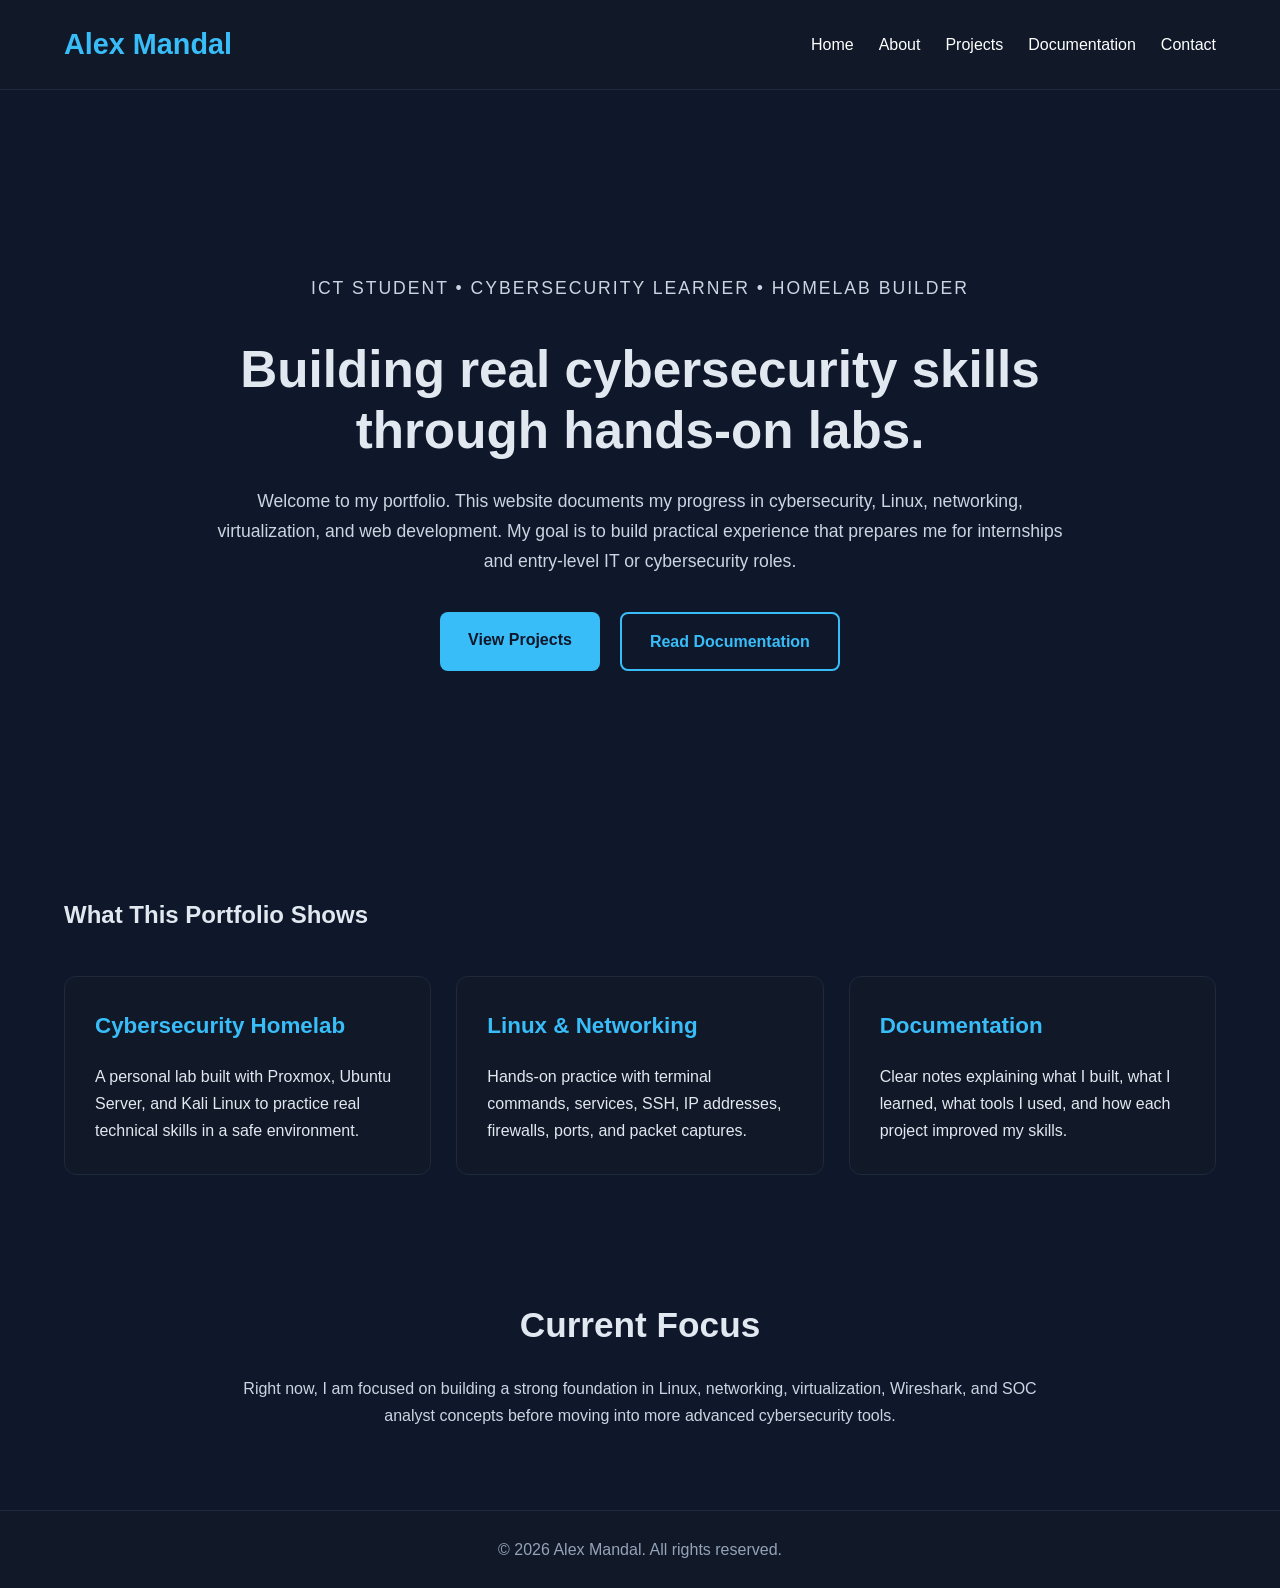
<file: index.html>
<!DOCTYPE html>
<html lang="en">
<head>
  <meta charset="UTF-8">
  <meta name="viewport" content="width=device-width, initial-scale=1.0">
  <title>Alex Mandal | Cybersecurity Portfolio</title>
  <link rel="stylesheet" href="css/style.css">
</head>
<body>

  <header>
    <nav class="navbar">
      <h1 class="logo">Alex Mandal</h1>

      <ul class="nav-links">
        <li><a href="index.html">Home</a></li>
        <li><a href="about.html">About</a></li>
        <li><a href="projects.html">Projects</a></li>
        <li><a href="documentation.html">Documentation</a></li>
        <li><a href="contact.html">Contact</a></li>
      </ul>
    </nav>
  </header>

  <main>

    <section class="hero">
      <div class="hero-content">
        <p class="tagline">ICT Student • Cybersecurity Learner • Homelab Builder</p>

        <h2>Building real cybersecurity skills through hands-on labs.</h2>

        <p>
          Welcome to my portfolio. This website documents my progress in cybersecurity,
          Linux, networking, virtualization, and web development. My goal is to build
          practical experience that prepares me for internships and entry-level IT or
          cybersecurity roles.
        </p>

        <div class="hero-buttons">
          <a href="projects.html" class="button">View Projects</a>
          <a href="documentation.html" class="button secondary-button">Read Documentation</a>
        </div>
      </div>
    </section>

    <section class="overview-section">
      <h2>What This Portfolio Shows</h2>

      <div class="card-grid">

        <article class="card">
          <h3>Cybersecurity Homelab</h3>
          <p>
            A personal lab built with Proxmox, Ubuntu Server, and Kali Linux to practice
            real technical skills in a safe environment.
          </p>
        </article>

        <article class="card">
          <h3>Linux & Networking</h3>
          <p>
            Hands-on practice with terminal commands, services, SSH, IP addresses,
            firewalls, ports, and packet captures.
          </p>
        </article>

        <article class="card">
          <h3>Documentation</h3>
          <p>
            Clear notes explaining what I built, what I learned, what tools I used,
            and how each project improved my skills.
          </p>
        </article>

      </div>
    </section>

    <section class="highlight-section">
      <h2>Current Focus</h2>

      <p>
        Right now, I am focused on building a strong foundation in Linux, networking,
        virtualization, Wireshark, and SOC analyst concepts before moving into more
        advanced cybersecurity tools.
      </p>
    </section>

  </main>

  <footer>
    <p>&copy; 2026 Alex Mandal. All rights reserved.</p>
  </footer>

</body>
</html>
</file>
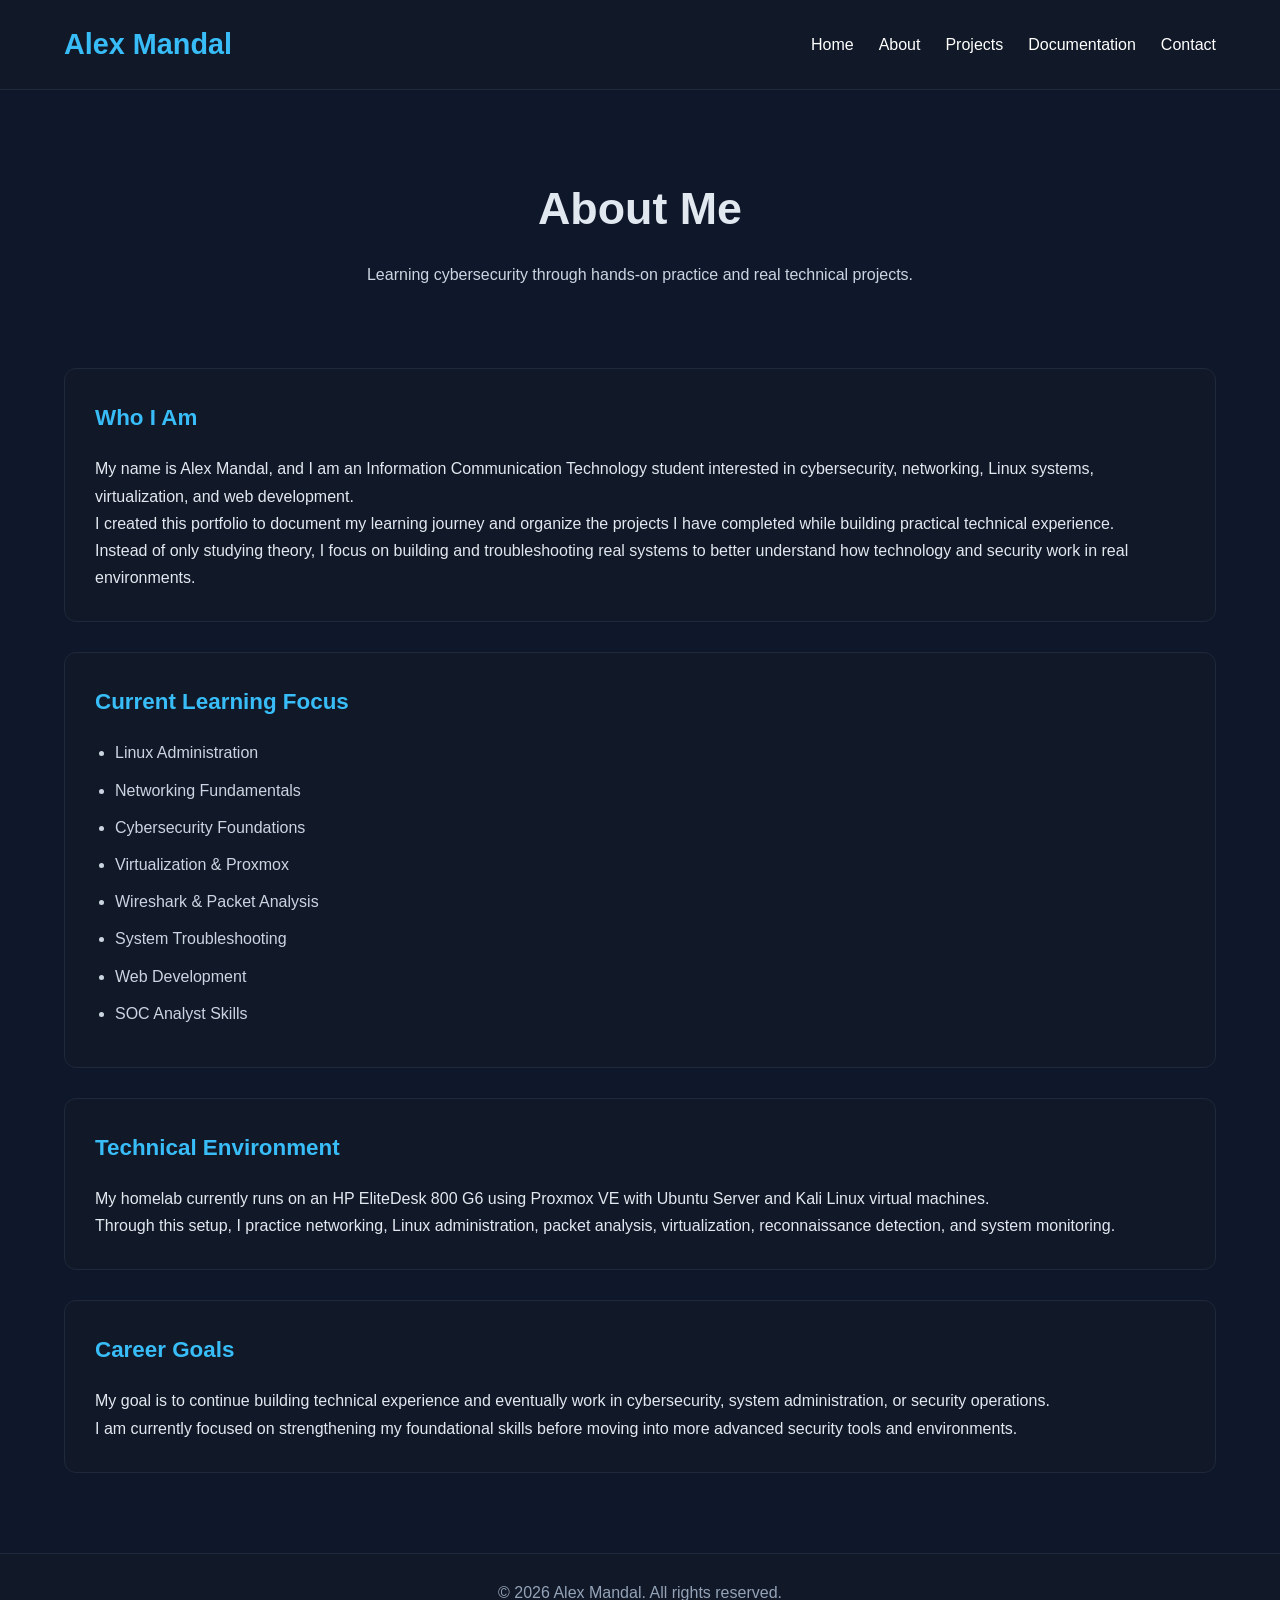
<file: about.html>
<!DOCTYPE html>
<html lang="en">
<head>
  <meta charset="UTF-8">
  <meta name="viewport" content="width=device-width, initial-scale=1.0">
  <title>About | Alex Mandal</title>
  <link rel="stylesheet" href="css/style.css">
</head>
<body>

  <header>
    <nav class="navbar">
      <h1 class="logo">Alex Mandal</h1>

      <ul class="nav-links">
        <li><a href="index.html">Home</a></li>
        <li><a href="about.html">About</a></li>
        <li><a href="projects.html">Projects</a></li>
        <li><a href="documentation.html">Documentation</a></li>
        <li><a href="contact.html">Contact</a></li>
      </ul>
    </nav>
  </header>

  <main>

    <section class="page-header">
      <h2>About Me</h2>
      <p>Learning cybersecurity through hands-on practice and real technical projects.</p>
    </section>

    <section class="about-section">

      <div class="about-card">
        <h3>Who I Am</h3>

        <p>
          My name is Alex Mandal, and I am an Information Communication Technology student
          interested in cybersecurity, networking, Linux systems, virtualization,
          and web development.
        </p>

        <p>
          I created this portfolio to document my learning journey and organize the
          projects I have completed while building practical technical experience.
        </p>

        <p>
          Instead of only studying theory, I focus on building and troubleshooting
          real systems to better understand how technology and security work in
          real environments.
        </p>
      </div>

      <div class="about-card">
        <h3>Current Learning Focus</h3>

        <ul class="skill-list">
          <li>Linux Administration</li>
          <li>Networking Fundamentals</li>
          <li>Cybersecurity Foundations</li>
          <li>Virtualization & Proxmox</li>
          <li>Wireshark & Packet Analysis</li>
          <li>System Troubleshooting</li>
          <li>Web Development</li>
          <li>SOC Analyst Skills</li>
        </ul>
      </div>

      <div class="about-card">
        <h3>Technical Environment</h3>

        <p>
          My homelab currently runs on an HP EliteDesk 800 G6 using Proxmox VE with
          Ubuntu Server and Kali Linux virtual machines.
        </p>

        <p>
          Through this setup, I practice networking, Linux administration,
          packet analysis, virtualization, reconnaissance detection,
          and system monitoring.
        </p>
      </div>

      <div class="about-card">
        <h3>Career Goals</h3>

        <p>
          My goal is to continue building technical experience and eventually work
          in cybersecurity, system administration, or security operations.
        </p>

        <p>
          I am currently focused on strengthening my foundational skills before
          moving into more advanced security tools and environments.
        </p>
      </div>

    </section>

  </main>

  <footer>
    <p>&copy; 2026 Alex Mandal. All rights reserved.</p>
  </footer>

</body>
</html>
</file>
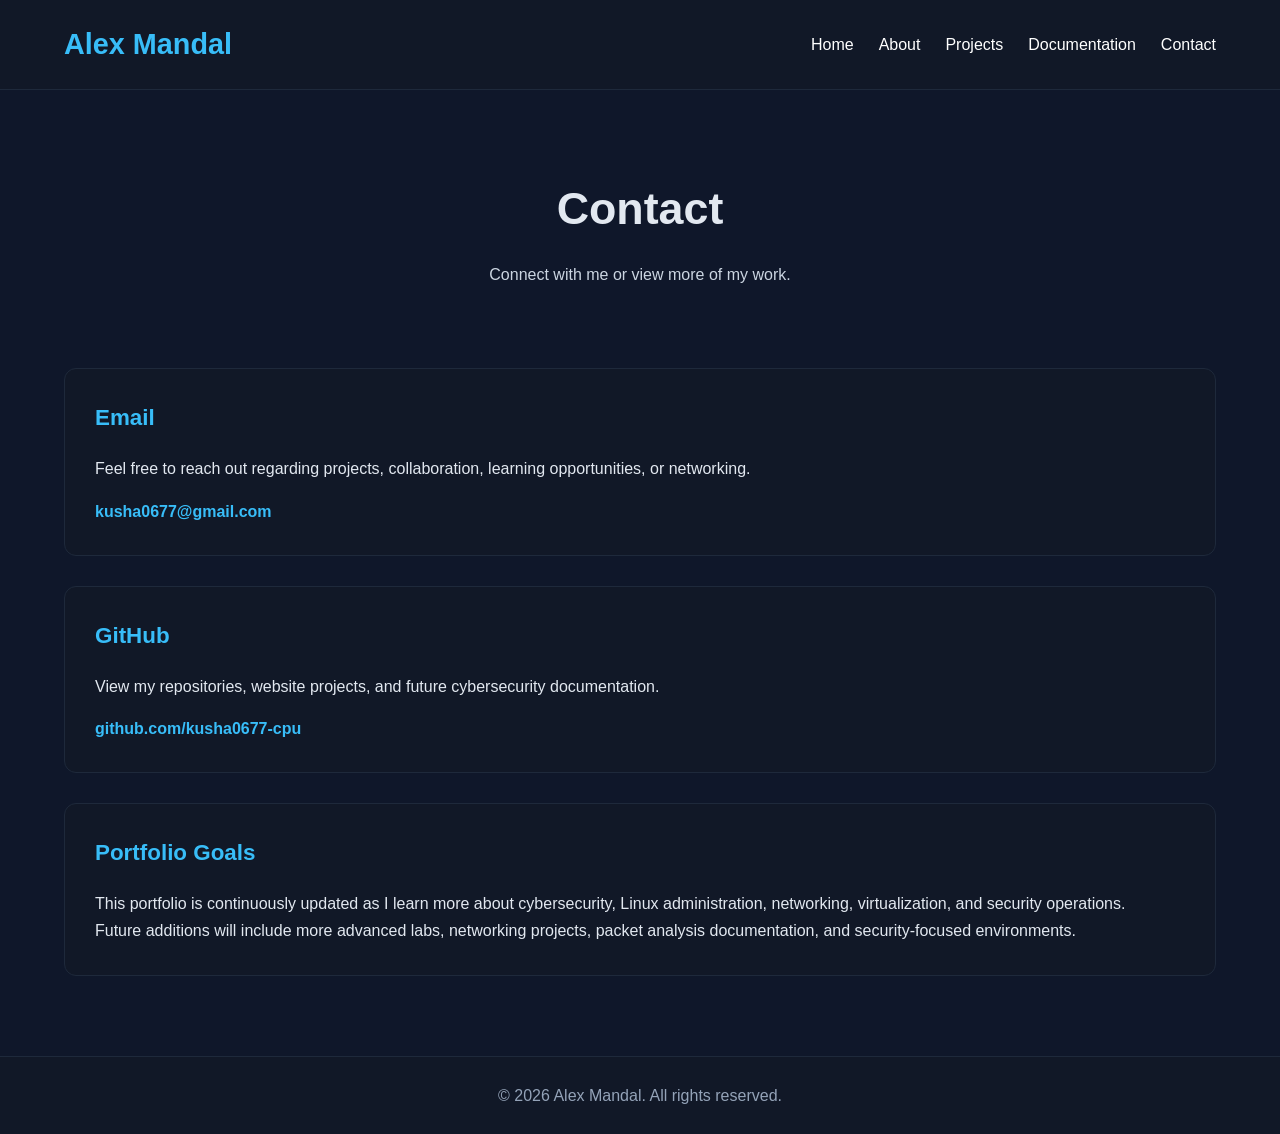
<file: contact.html>
<!DOCTYPE html>
<html lang="en">
<head>
  <meta charset="UTF-8">
  <meta name="viewport" content="width=device-width, initial-scale=1.0">
  <title>Contact | Alex Mandal</title>
  <link rel="stylesheet" href="css/style.css">
</head>
<body>

  <header>
    <nav class="navbar">
      <h1 class="logo">Alex Mandal</h1>

      <ul class="nav-links">
        <li><a href="index.html">Home</a></li>
        <li><a href="about.html">About</a></li>
        <li><a href="projects.html">Projects</a></li>
        <li><a href="documentation.html">Documentation</a></li>
        <li><a href="contact.html">Contact</a></li>
      </ul>
    </nav>
  </header>

  <main>

    <section class="page-header">
      <h2>Contact</h2>
      <p>Connect with me or view more of my work.</p>
    </section>

    <section class="contact-section">

      <div class="contact-card">
        <h3>Email</h3>

        <p>
          Feel free to reach out regarding projects, collaboration,
          learning opportunities, or networking.
        </p>

        <a href="mailto:kusha0677@gmail.com" class="contact-link">
          kusha0677@gmail.com
        </a>
      </div>

      <div class="contact-card">
        <h3>GitHub</h3>

        <p>
          View my repositories, website projects, and future cybersecurity documentation.
        </p>

        <a href="https://github.com/kusha0677-cpu"
           target="_blank"
           class="contact-link">
          github.com/kusha0677-cpu
        </a>
      </div>

      <div class="contact-card">
        <h3>Portfolio Goals</h3>

        <p>
          This portfolio is continuously updated as I learn more about
          cybersecurity, Linux administration, networking, virtualization,
          and security operations.
        </p>

        <p>
          Future additions will include more advanced labs,
          networking projects, packet analysis documentation,
          and security-focused environments.
        </p>
      </div>

    </section>

  </main>

  <footer>
    <p>&copy; 2026 Alex Mandal. All rights reserved.</p>
  </footer>

</body>
</html>
</file>
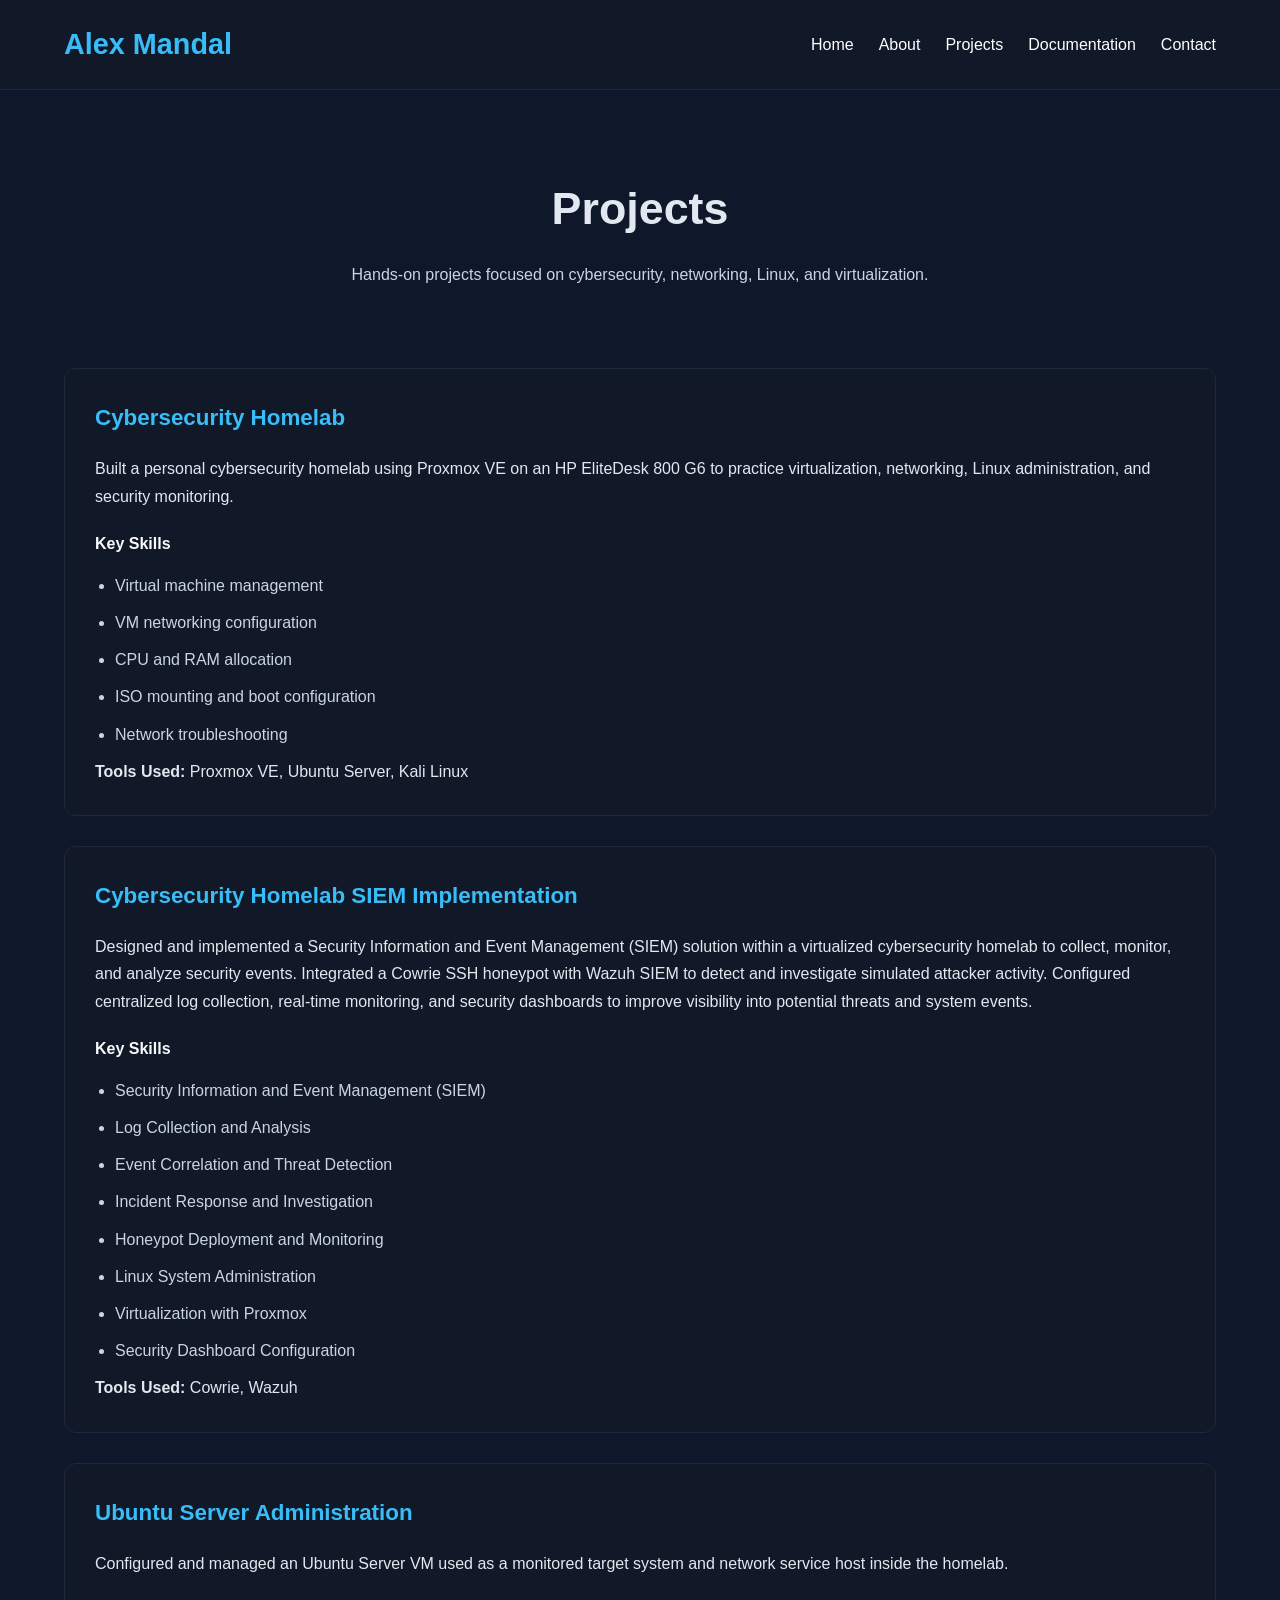
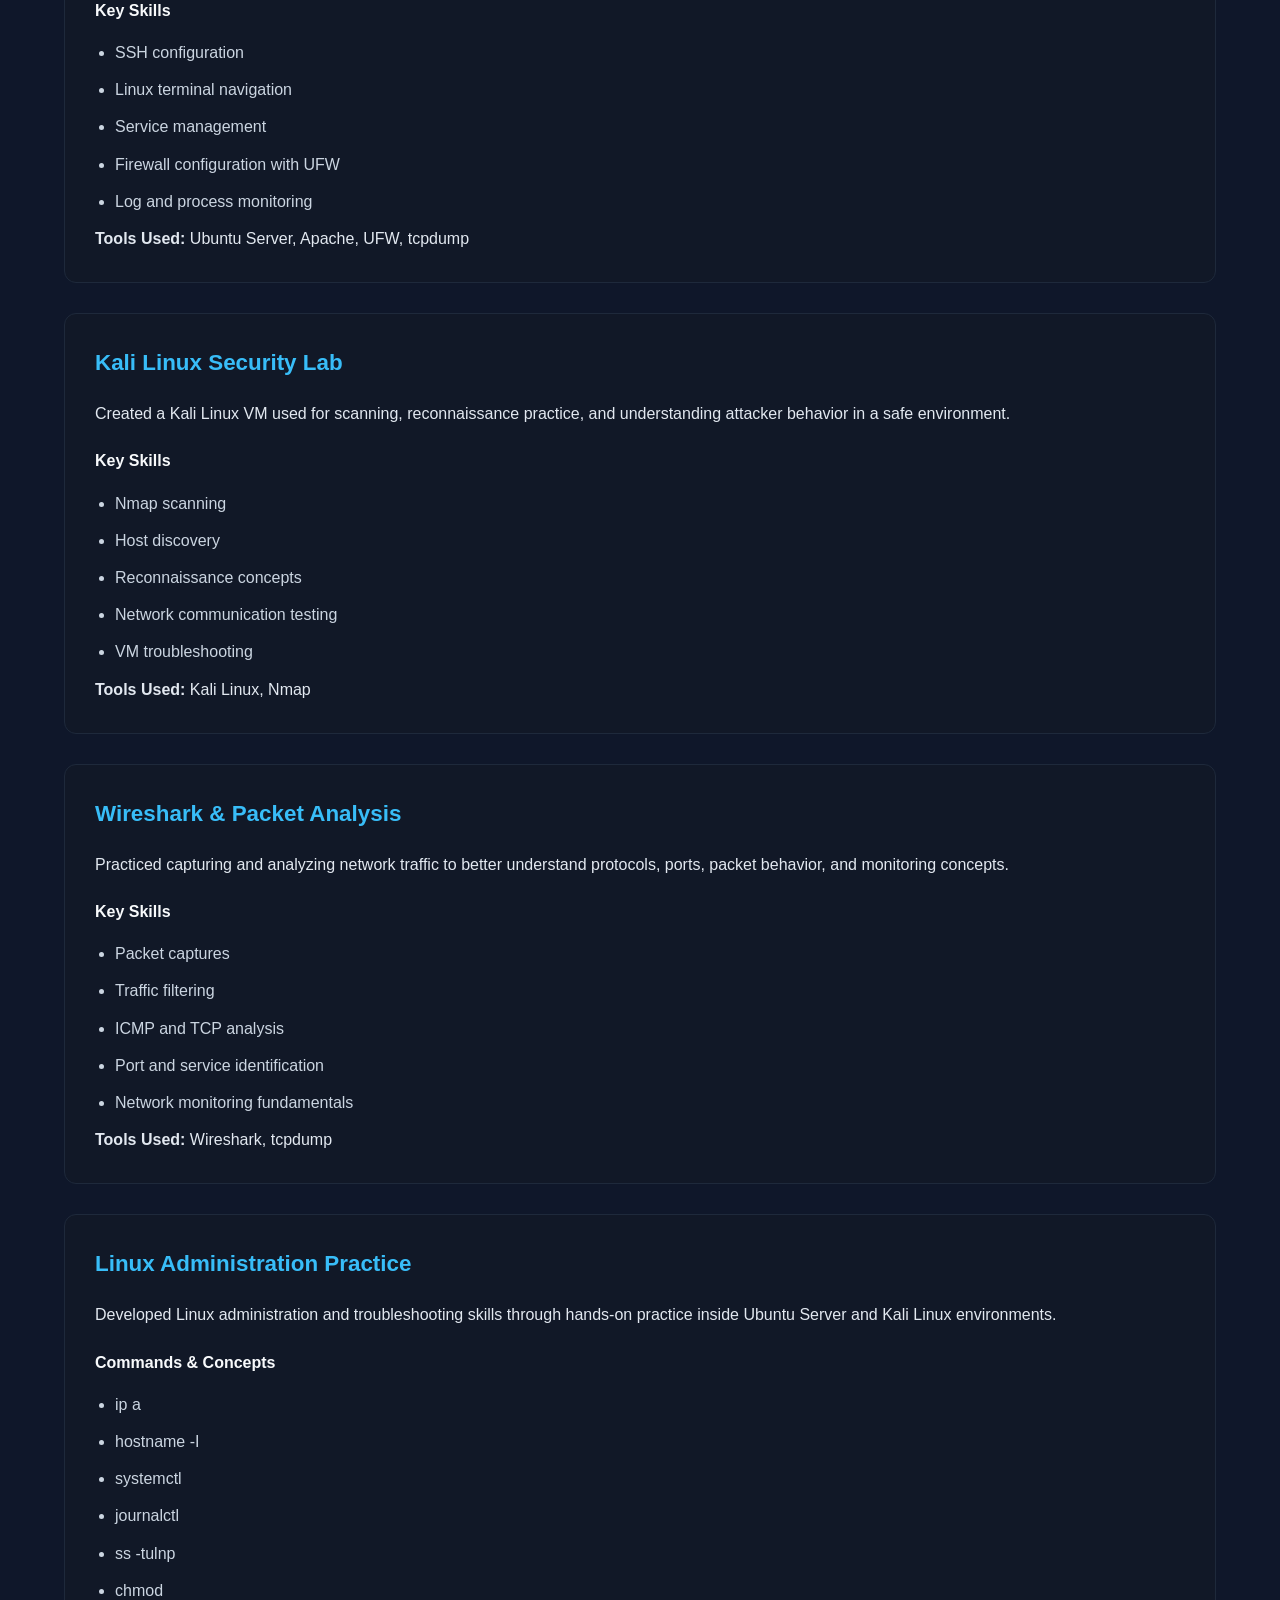
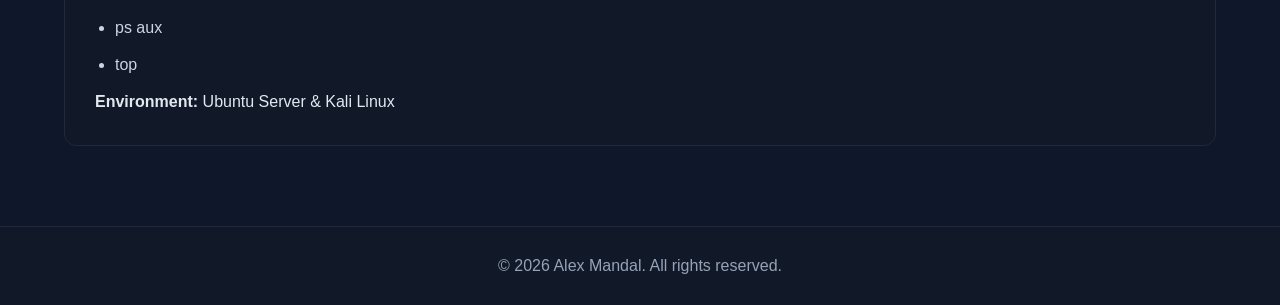
<file: projects.html>
<!DOCTYPE html>
<html lang="en">
<head>
  <meta charset="UTF-8">
  <meta name="viewport" content="width=device-width, initial-scale=1.0">
  <title>Projects | Alex Mandal</title>
  <link rel="stylesheet" href="css/style.css">
</head>
<body>

  <header>
    <nav class="navbar">
      <h1 class="logo">Alex Mandal</h1>

      <ul class="nav-links">
        <li><a href="index.html">Home</a></li>
        <li><a href="about.html">About</a></li>
        <li><a href="projects.html">Projects</a></li>
        <li><a href="documentation.html">Documentation</a></li>
        <li><a href="contact.html">Contact</a></li>
      </ul>
    </nav>
  </header>

  <main>

    <section class="page-header">
      <h2>Projects</h2>
      <p>Hands-on projects focused on cybersecurity, networking, Linux, and virtualization.</p>
    </section>

    <section class="projects-section">

      <article class="project-card">
        <h3>Cybersecurity Homelab</h3>

        <p>
          Built a personal cybersecurity homelab using Proxmox VE on an HP EliteDesk 800 G6
          to practice virtualization, networking, Linux administration, and security monitoring.
        </p>

        <h4>Key Skills</h4>

        <ul class="project-list">
          <li>Virtual machine management</li>
          <li>VM networking configuration</li>
          <li>CPU and RAM allocation</li>
          <li>ISO mounting and boot configuration</li>
          <li>Network troubleshooting</li>
        </ul>

        <p><strong>Tools Used:</strong> Proxmox VE, Ubuntu Server, Kali Linux</p>
      </article>

      <article class="project-card">
        <h3>Cybersecurity Homelab SIEM Implementation</h3>

        <p>
          Designed and implemented a Security Information and Event Management (SIEM)
    solution within a virtualized cybersecurity homelab to collect, monitor,
    and analyze security events. Integrated a Cowrie SSH honeypot with Wazuh
    SIEM to detect and investigate simulated attacker activity. Configured
    centralized log collection, real-time monitoring, and security dashboards
    to improve visibility into potential threats and system events.

        </p>

        <h4>Key Skills</h4>

        <ul class="project-list">
           <li>Security Information and Event Management (SIEM)</li>
             <li>Log Collection and Analysis</li>
             <li>Event Correlation and Threat Detection</li>
             <li>Incident Response and Investigation</li>
           <li>Honeypot Deployment and Monitoring</li>
           <li>Linux System Administration</li>
         <li>Virtualization with Proxmox</li>
        <li>Security Dashboard Configuration</li>
        </ul>

        <p><strong>Tools Used:</strong> Cowrie, Wazuh</p>
      </article>

      <article class="project-card">
        <h3>Ubuntu Server Administration</h3>

        <p>
          Configured and managed an Ubuntu Server VM used as a monitored target system
          and network service host inside the homelab.
        </p>

        <h4>Key Skills</h4>

        <ul class="project-list">
          <li>SSH configuration</li>
          <li>Linux terminal navigation</li>
          <li>Service management</li>
          <li>Firewall configuration with UFW</li>
          <li>Log and process monitoring</li>
        </ul>

        <p><strong>Tools Used:</strong> Ubuntu Server, Apache, UFW, tcpdump</p>
      </article>

      <article class="project-card">
        <h3>Kali Linux Security Lab</h3>

        <p>
          Created a Kali Linux VM used for scanning, reconnaissance practice,
          and understanding attacker behavior in a safe environment.
        </p>

        <h4>Key Skills</h4>

        <ul class="project-list">
          <li>Nmap scanning</li>
          <li>Host discovery</li>
          <li>Reconnaissance concepts</li>
          <li>Network communication testing</li>
          <li>VM troubleshooting</li>
        </ul>

        <p><strong>Tools Used:</strong> Kali Linux, Nmap</p>
      </article>

      <article class="project-card">
        <h3>Wireshark & Packet Analysis</h3>

        <p>
          Practiced capturing and analyzing network traffic to better understand
          protocols, ports, packet behavior, and monitoring concepts.
        </p>

        <h4>Key Skills</h4>

        <ul class="project-list">
          <li>Packet captures</li>
          <li>Traffic filtering</li>
          <li>ICMP and TCP analysis</li>
          <li>Port and service identification</li>
          <li>Network monitoring fundamentals</li>
        </ul>

        <p><strong>Tools Used:</strong> Wireshark, tcpdump</p>
      </article>

      <article class="project-card">
        <h3>Linux Administration Practice</h3>

        <p>
          Developed Linux administration and troubleshooting skills through
          hands-on practice inside Ubuntu Server and Kali Linux environments.
        </p>

        <h4>Commands & Concepts</h4>

        <ul class="project-list">
          <li>ip a</li>
          <li>hostname -I</li>
          <li>systemctl</li>
          <li>journalctl</li>
          <li>ss -tulnp</li>
          <li>chmod</li>
          <li>ps aux</li>
          <li>top</li>
        </ul>

        <p><strong>Environment:</strong> Ubuntu Server & Kali Linux</p>
      </article>

    </section>

  </main>

  <footer>
    <p>&copy; 2026 Alex Mandal. All rights reserved.</p>
  </footer>

</body>
</html>
</file>
<file: css/style.css>
/* RESET */

* {
    margin: 0;
    padding: 0;
    box-sizing: border-box;
}

/* BODY */

body {
    font-family: Arial, Helvetica, sans-serif;
    background-color: #0f172a;
    color: #e2e8f0;
    line-height: 1.7;
}

/* LINKS */

a {
    text-decoration: none;
    color: white;
}

/* NAVBAR */

header {
    background-color: #111827;
    border-bottom: 1px solid #1e293b;
    position: sticky;
    top: 0;
    z-index: 1000;
}

.navbar {
    width: 90%;
    max-width: 1200px;
    margin: auto;
    padding: 20px 0;

    display: flex;
    justify-content: space-between;
    align-items: center;
}

.logo {
    color: #38bdf8;
    font-size: 1.8rem;
    font-weight: bold;
}

.nav-links {
    display: flex;
    list-style: none;
    gap: 25px;
}

.nav-links a {
    transition: 0.3s;
    font-weight: 500;
}

.nav-links a:hover {
    color: #38bdf8;
}

/* HERO SECTION */

.hero {
    min-height: 85vh;

    display: flex;
    align-items: center;
    justify-content: center;

    text-align: center;
    padding: 40px 20px;
}

.hero-content {
    max-width: 850px;
}

.tagline {
    color: #38bdf8;
    font-size: 1rem;
    margin-bottom: 15px;
    text-transform: uppercase;
    letter-spacing: 2px;
}

.hero h2 {
    font-size: 3.2rem;
    margin-bottom: 25px;
    line-height: 1.2;
}

.hero p {
    font-size: 1.1rem;
    color: #cbd5e1;
    margin-bottom: 35px;
}

/* BUTTONS */

.hero-buttons {
    display: flex;
    justify-content: center;
    gap: 20px;
    flex-wrap: wrap;
}

.button {
    background-color: #38bdf8;
    color: #0f172a;
    padding: 14px 28px;
    border-radius: 8px;
    font-weight: bold;
    transition: 0.3s;
}

.button:hover {
    transform: translateY(-3px);
}

.secondary-button {
    background-color: transparent;
    border: 2px solid #38bdf8;
    color: #38bdf8;
}

/* PAGE HEADER */

.page-header {
    text-align: center;
    padding: 80px 20px 40px;
}

.page-header h2 {
    font-size: 2.8rem;
    margin-bottom: 15px;
}

.page-header p {
    color: #cbd5e1;
    max-width: 700px;
    margin: auto;
}

/* SECTIONS */

.overview-section,
.highlight-section,
.about-section,
.projects-section,
.documentation-section,
.contact-section {
    width: 90%;
    max-width: 1200px;
    margin: auto;
    padding: 40px 0 80px;
}

/* CARD GRID */

.card-grid {
    display: grid;
    grid-template-columns: repeat(auto-fit, minmax(280px, 1fr));
    gap: 25px;
    margin-top: 40px;
}

/* GENERAL CARDS */

.card,
.about-card,
.project-card,
.doc-card,
.contact-card {
    background-color: #111827;
    border: 1px solid #1e293b;
    border-radius: 12px;
    padding: 30px;
    transition: 0.3s;
}

.card:hover,
.about-card:hover,
.project-card:hover,
.doc-card:hover,
.contact-card:hover {
    transform: translateY(-5px);
    border-color: #38bdf8;
}

/* CARD TITLES */

.card h3,
.about-card h3,
.project-card h3,
.doc-card h3,
.contact-card h3 {
    color: #38bdf8;
    margin-bottom: 18px;
    font-size: 1.4rem;
}

/* PROJECT SECTION */

.projects-section,
.documentation-section,
.about-section,
.contact-section {
    display: grid;
    gap: 30px;
}

/* LISTS */

.skill-list,
.project-list,
.doc-list {
    margin-top: 15px;
    margin-left: 20px;
}

.skill-list li,
.project-list li,
.doc-list li {
    margin-bottom: 10px;
    color: #cbd5e1;
}

/* SUBHEADINGS */

.project-card h4,
.doc-card h4 {
    margin-top: 20px;
    margin-bottom: 10px;
    color: #f8fafc;
}

/* CONTACT */

.contact-link {
    display: inline-block;
    margin-top: 15px;
    color: #38bdf8;
    font-weight: bold;
    word-break: break-word;
}

/* HIGHLIGHT SECTION */

.highlight-section {
    text-align: center;
}

.highlight-section h2 {
    margin-bottom: 20px;
    font-size: 2.2rem;
}

.highlight-section p {
    max-width: 800px;
    margin: auto;
    color: #cbd5e1;
}

/* FOOTER */

footer {
    background-color: #111827;
    text-align: center;
    padding: 25px;
    border-top: 1px solid #1e293b;
    color: #94a3b8;
}

/* RESPONSIVE */

 .doc-image {
    width: 100%;
    max-width: 700px;
    height: auto;
    border-radius: 12px;
    margin-top: 20px;
    border: 1px solid #1e293b;
    display: block;
    margin-left: auto;
    margin-right: auto;
}

.doc-buttons {
    display: flex;
    gap: 15px;
    flex-wrap: wrap;
    margin-top: 20px;
}

@media (max-width: 768px) {

    .navbar {
        flex-direction: column;
        gap: 20px;
    }

    .nav-links {
        flex-wrap: wrap;
        justify-content: center;
    }

    .hero h2 {
        font-size: 2.2rem;
    }

    .page-header h2 {
        font-size: 2.1rem;
    }
 
}
</file>
